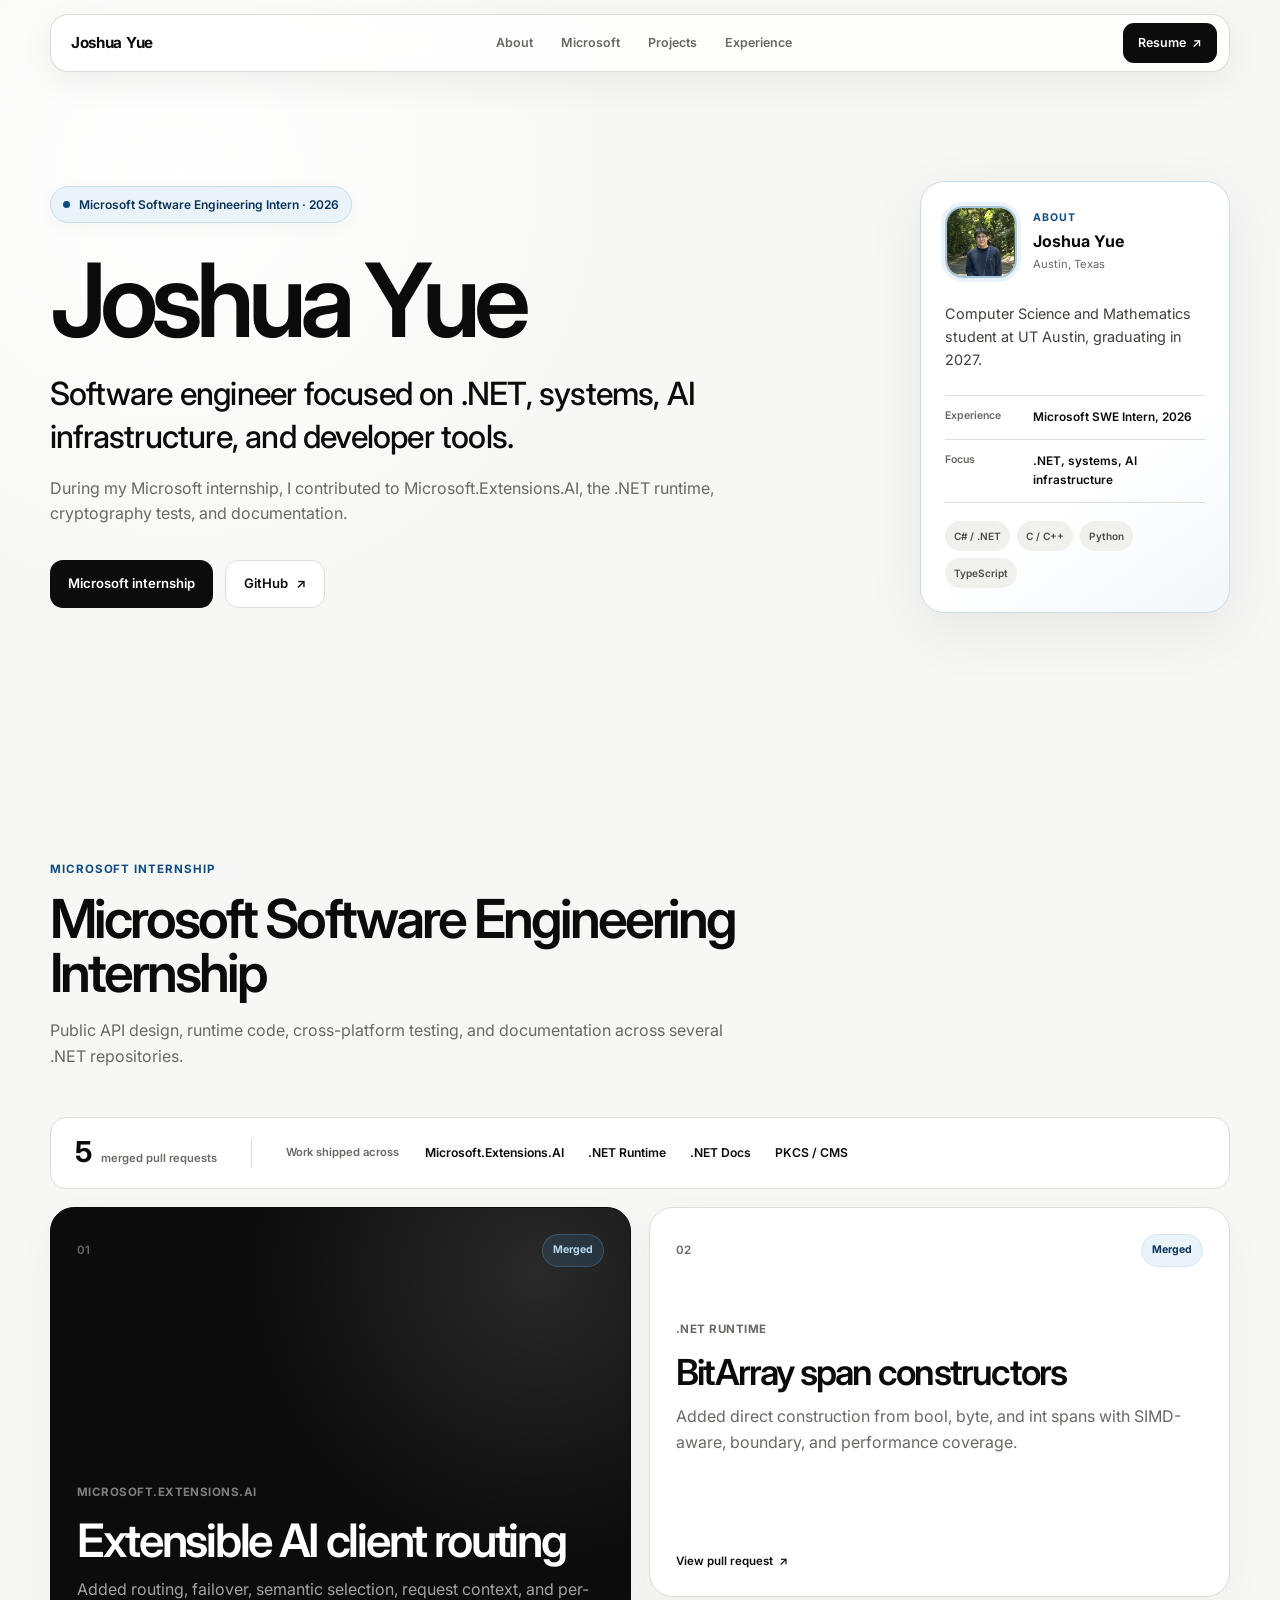
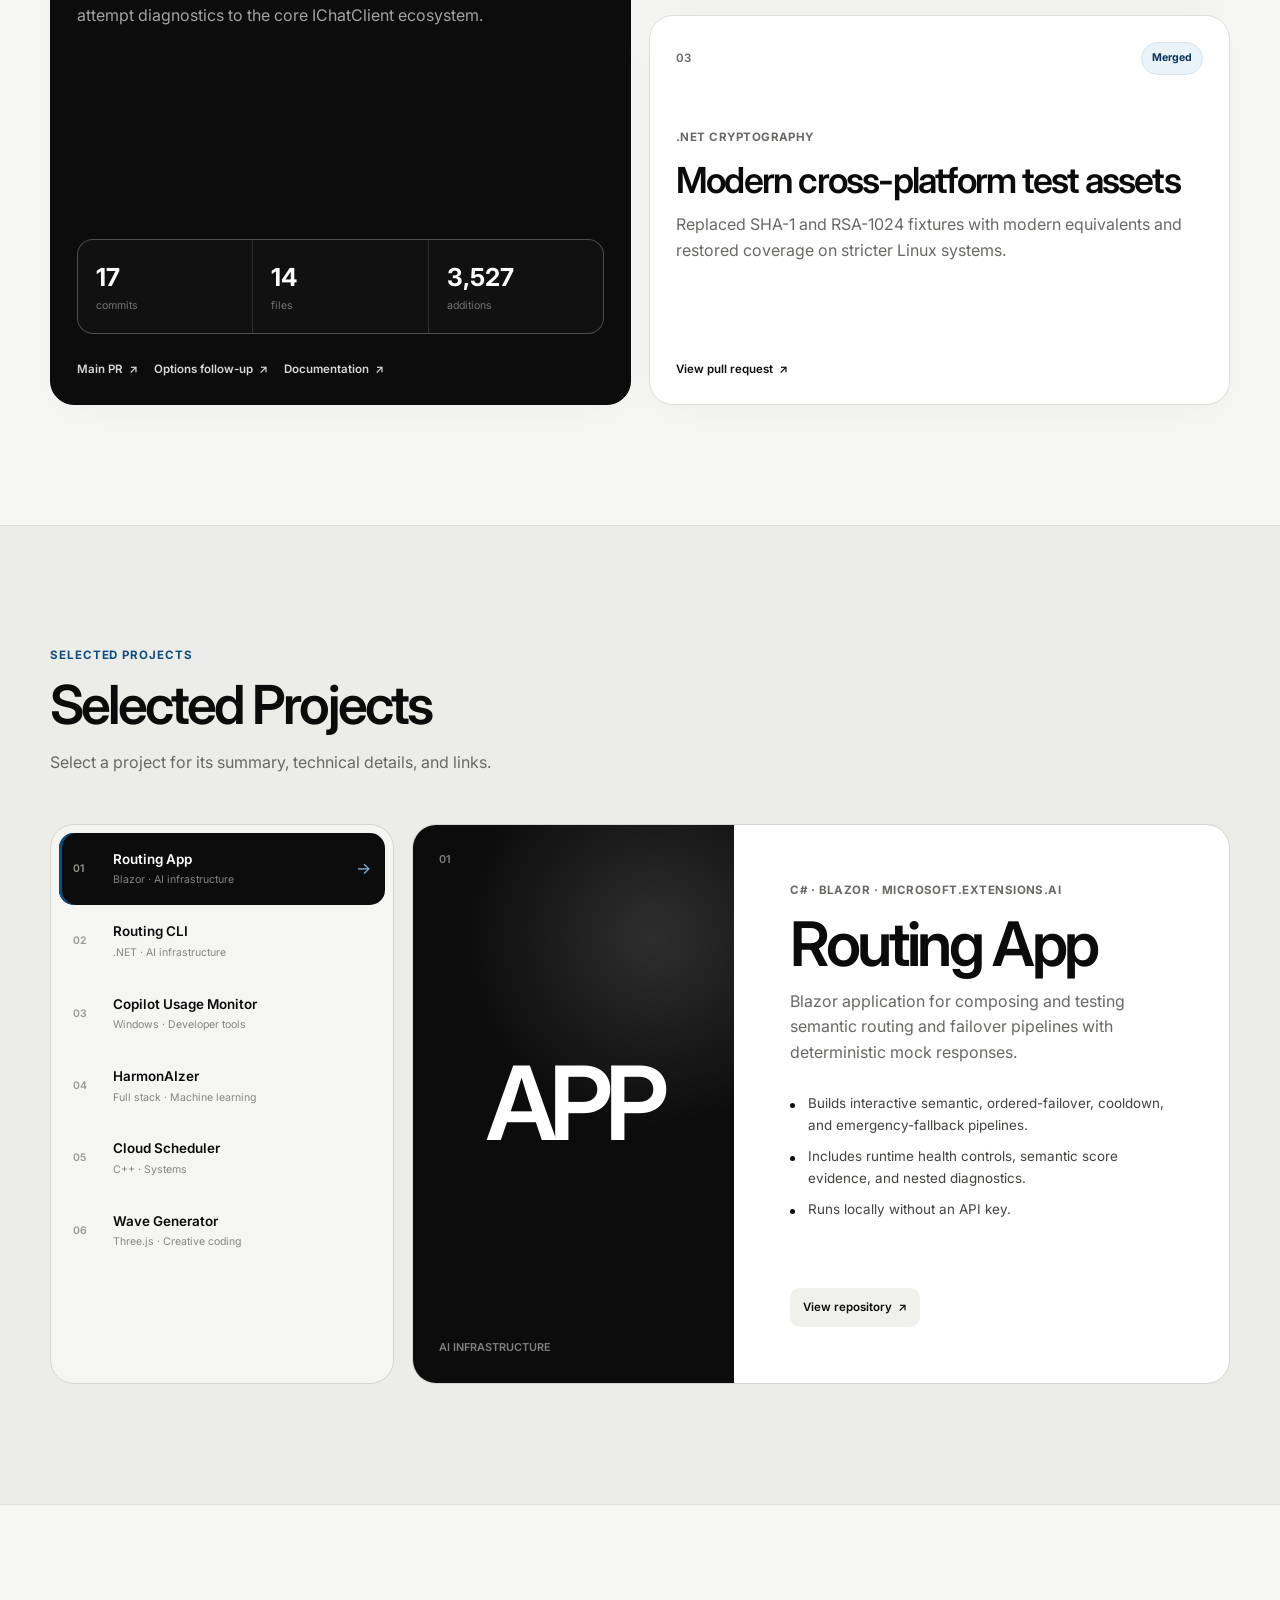
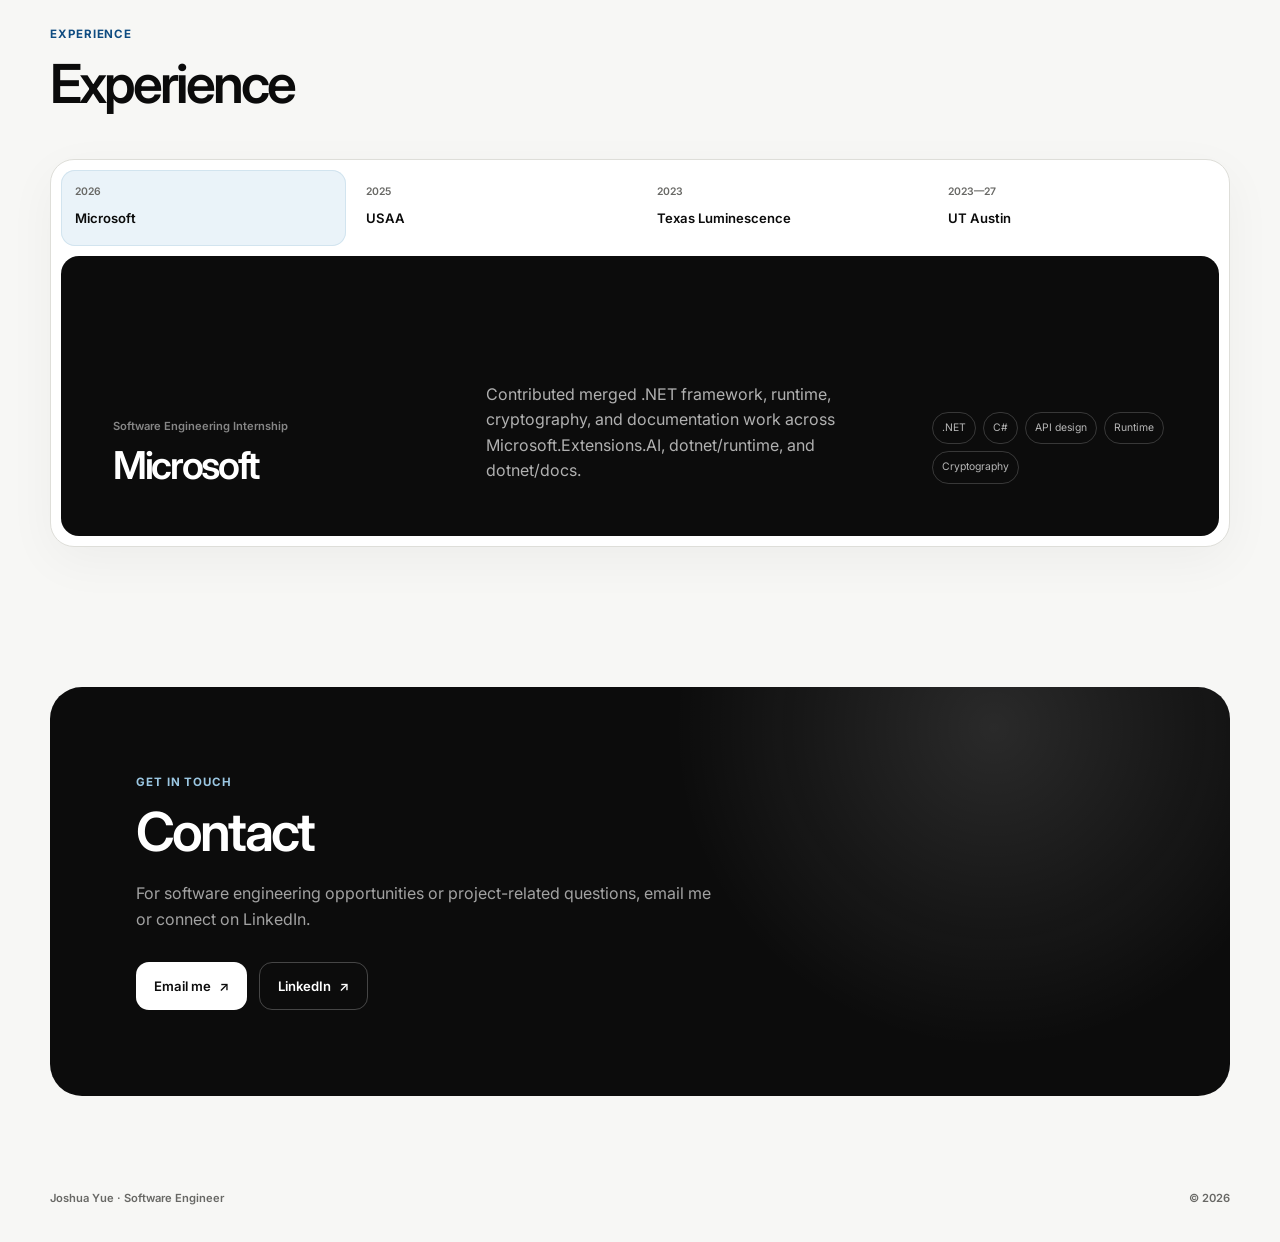
<file: index.html>
<!DOCTYPE html>
<html lang="en">
<head>
    <meta charset="UTF-8">
    <meta name="viewport" content="width=device-width, initial-scale=1.0">
    <meta name="description" content="Joshua Yue is a Microsoft software engineering intern and UT Austin CS + Math student focused on .NET, AI infrastructure, systems, and developer tools.">
    <meta name="theme-color" content="#f7f7f5">
    <meta property="og:title" content="Joshua Yue - Software Engineer">
    <meta property="og:description" content="Microsoft internship work across .NET, AI infrastructure, systems, and developer tooling.">
    <meta property="og:type" content="website">
    <meta property="og:url" content="https://joshuajyue.github.io/">
    <meta property="og:image" content="https://joshuajyue.github.io/image.png">
    <title>Joshua Yue - Software Engineer</title>
    <link rel="preconnect" href="https://fonts.googleapis.com">
    <link rel="preconnect" href="https://fonts.gstatic.com" crossorigin>
    <link href="https://fonts.googleapis.com/css2?family=Inter:wght@400;500;600;700&display=swap" rel="stylesheet">
    <link rel="stylesheet" href="styles.css?v=20260817-3">
</head>
<body>
    <a class="skip-link" href="#main">Skip to content</a>

    <header class="nav-shell">
        <nav class="nav container" aria-label="Primary navigation">
            <a class="nav-brand" href="#top">Joshua Yue</a>
            <button class="nav-toggle" type="button" aria-expanded="false" aria-controls="nav-links">
                <span>Menu</span>
                <i aria-hidden="true"></i>
            </button>
            <div class="nav-links" id="nav-links">
                <a href="#about">About</a>
                <a href="#microsoft">Microsoft</a>
                <a href="#projects">Projects</a>
                <a href="#experience">Experience</a>
            </div>
            <a class="nav-resume" href="./Resume.pdf" target="_blank" rel="noopener">Resume <span>&nearr;</span></a>
        </nav>
    </header>

    <main id="main">
        <section class="hero container" id="top">
            <div class="hero-copy reveal">
                <div class="hero-badge">
                    <span></span>
                    Microsoft Software Engineering Intern · 2026
                </div>
                <h1>Joshua Yue</h1>
                <p class="hero-role">Software engineer focused on .NET, systems, AI infrastructure, and developer tools.</p>
                <p class="hero-summary">
                    During my Microsoft internship, I contributed to Microsoft.Extensions.AI,
                    the .NET runtime, cryptography tests, and documentation.
                </p>
                <div class="hero-actions">
                    <a class="button button-dark" href="#microsoft">Microsoft internship</a>
                    <a class="button button-light" href="https://github.com/joshuajyue" target="_blank" rel="noopener">
                        GitHub <span>&nearr;</span>
                    </a>
                </div>
            </div>

            <aside class="hero-about reveal" id="about" aria-label="About Joshua Yue">
                <div class="hero-about-header">
                    <img src="image.png?v=20260817-2" alt="Joshua Yue" width="160" height="160">
                    <div>
                        <span>About</span>
                        <strong>Joshua Yue</strong>
                        <small>Austin, Texas</small>
                    </div>
                </div>
                <p>Computer Science and Mathematics student at UT Austin, graduating in 2027.</p>
                <dl>
                    <div><dt>Experience</dt><dd>Microsoft SWE Intern, 2026</dd></div>
                    <div><dt>Focus</dt><dd>.NET, systems, AI infrastructure</dd></div>
                </dl>
                <div class="hero-skills">
                    <span>C# / .NET</span>
                    <span>C / C++</span>
                    <span>Python</span>
                    <span>TypeScript</span>
                </div>
            </aside>
        </section>

        <section class="section container" id="microsoft">
            <div class="section-intro reveal">
                <span class="section-kicker">Microsoft internship</span>
                <h2>Microsoft Software Engineering Internship</h2>
                <p>
                    Public API design, runtime code, cross-platform testing, and documentation
                    across several .NET repositories.
                </p>
            </div>

            <div class="internship-overview reveal" aria-label="Microsoft internship summary">
                <div class="internship-count">
                    <strong>5</strong>
                    <span>merged pull requests</span>
                </div>
                <div class="internship-repositories">
                    <span>Work shipped across</span>
                    <div>
                        <strong>Microsoft.Extensions.AI</strong>
                        <strong>.NET Runtime</strong>
                        <strong>.NET Docs</strong>
                        <strong>PKCS / CMS</strong>
                    </div>
                </div>
            </div>

            <div class="microsoft-grid">
                <article class="work-card work-card-featured reveal">
                    <div class="card-header">
                        <span class="card-index">01</span>
                        <span class="status-pill">Merged</span>
                    </div>
                    <div class="card-body">
                        <span class="card-meta">Microsoft.Extensions.AI</span>
                        <h3>Extensible AI client routing</h3>
                        <p>
                            Added routing, failover, semantic selection, request context, and per-attempt
                            diagnostics to the core IChatClient ecosystem.
                        </p>
                    </div>
                    <div class="metric-row">
                        <div><strong>17</strong><span>commits</span></div>
                        <div><strong>14</strong><span>files</span></div>
                        <div><strong>3,527</strong><span>additions</span></div>
                    </div>
                    <div class="card-links">
                        <a href="https://github.com/dotnet/extensions/pull/7662" target="_blank" rel="noopener">Main PR <span>&nearr;</span></a>
                        <a href="https://github.com/dotnet/extensions/pull/7685" target="_blank" rel="noopener">Options follow-up <span>&nearr;</span></a>
                        <a href="https://github.com/dotnet/docs/pull/55354" target="_blank" rel="noopener">Documentation <span>&nearr;</span></a>
                    </div>
                </article>

                <article class="work-card reveal">
                    <div class="card-header">
                        <span class="card-index">02</span>
                        <span class="status-pill">Merged</span>
                    </div>
                    <div class="card-body">
                        <span class="card-meta">.NET Runtime</span>
                        <h3>BitArray span constructors</h3>
                        <p>
                            Added direct construction from bool, byte, and int spans with SIMD-aware,
                            boundary, and performance coverage.
                        </p>
                    </div>
                    <a class="card-action" href="https://github.com/dotnet/runtime/pull/131500" target="_blank" rel="noopener">
                        View pull request <span>&nearr;</span>
                    </a>
                </article>

                <article class="work-card reveal">
                    <div class="card-header">
                        <span class="card-index">03</span>
                        <span class="status-pill">Merged</span>
                    </div>
                    <div class="card-body">
                        <span class="card-meta">.NET Cryptography</span>
                        <h3>Modern cross-platform test assets</h3>
                        <p>
                            Replaced SHA-1 and RSA-1024 fixtures with modern equivalents and restored
                            coverage on stricter Linux systems.
                        </p>
                    </div>
                    <a class="card-action" href="https://github.com/dotnet/runtime/pull/131783" target="_blank" rel="noopener">
                        View pull request <span>&nearr;</span>
                    </a>
                </article>
            </div>
        </section>

        <section class="section projects-section" id="projects">
            <div class="container">
                <div class="section-intro reveal">
                    <span class="section-kicker">Selected projects</span>
                    <h2>Selected Projects</h2>
                    <p>
                        Select a project for its summary, technical details, and links.
                    </p>
                </div>

                <div class="project-browser reveal">
                    <div class="project-list" role="tablist" aria-label="Selected projects">
                        <button type="button" role="tab" aria-selected="true" data-project="routing-app">
                            <span>01</span>
                            <div><strong>Routing App</strong><small>Blazor · AI infrastructure</small></div>
                            <i>&rarr;</i>
                        </button>
                        <button type="button" role="tab" aria-selected="false" data-project="routing-cli">
                            <span>02</span>
                            <div><strong>Routing CLI</strong><small>.NET · AI infrastructure</small></div>
                            <i>&rarr;</i>
                        </button>
                        <button type="button" role="tab" aria-selected="false" data-project="copilot-monitor">
                            <span>03</span>
                            <div><strong>Copilot Usage Monitor</strong><small>Windows · Developer tools</small></div>
                            <i>&rarr;</i>
                        </button>
                        <button type="button" role="tab" aria-selected="false" data-project="harmonizer">
                            <span>04</span>
                            <div><strong>HarmonAIzer</strong><small>Full stack · Machine learning</small></div>
                            <i>&rarr;</i>
                        </button>
                        <button type="button" role="tab" aria-selected="false" data-project="cloudsim">
                            <span>05</span>
                            <div><strong>Cloud Scheduler</strong><small>C++ · Systems</small></div>
                            <i>&rarr;</i>
                        </button>
                        <button type="button" role="tab" aria-selected="false" data-project="wave-gen">
                            <span>06</span>
                            <div><strong>Wave Generator</strong><small>Three.js · Creative coding</small></div>
                            <i>&rarr;</i>
                        </button>
                    </div>

                    <article class="project-preview" aria-live="polite">
                        <div class="preview-visual" id="project-visual">
                            <span id="project-number">01</span>
                            <strong id="project-monogram">APP</strong>
                            <small id="project-category">AI infrastructure</small>
                        </div>
                        <div class="preview-copy">
                            <span class="card-meta" id="project-meta">C# · Blazor · Microsoft.Extensions.AI</span>
                            <h3 id="project-title">Routing App</h3>
                            <p id="project-summary">
                                Blazor application for composing and testing semantic routing and failover
                                pipelines with deterministic mock responses.
                            </p>
                            <ul id="project-highlights">
                                <li>Builds interactive semantic, ordered-failover, cooldown, and emergency-fallback pipelines.</li>
                                <li>Includes runtime health controls, semantic score evidence, and nested diagnostics.</li>
                                <li>Runs locally without an API key.</li>
                            </ul>
                            <div class="preview-links" id="project-links">
                                <a href="https://github.com/joshuajyue/routing-app" target="_blank" rel="noopener">View repository <span>&nearr;</span></a>
                            </div>
                        </div>
                    </article>
                </div>
            </div>
        </section>

        <section class="section container" id="experience">
            <div class="section-intro reveal">
                <span class="section-kicker">Experience</span>
                <h2>Experience</h2>
            </div>

            <div class="experience-panel reveal">
                <div class="experience-nav" role="tablist" aria-label="Experience timeline">
                    <button type="button" role="tab" aria-selected="true" data-experience="microsoft">
                        <span>2026</span><strong>Microsoft</strong>
                    </button>
                    <button type="button" role="tab" aria-selected="false" data-experience="usaa">
                        <span>2025</span><strong>USAA</strong>
                    </button>
                    <button type="button" role="tab" aria-selected="false" data-experience="luminescence">
                        <span>2023</span><strong>Texas Luminescence</strong>
                    </button>
                    <button type="button" role="tab" aria-selected="false" data-experience="utaustin">
                        <span>2023—27</span><strong>UT Austin</strong>
                    </button>
                </div>

                <article class="experience-detail" aria-live="polite">
                    <div>
                        <span class="experience-type" id="experience-type">Software Engineering Internship</span>
                        <h3 id="experience-title">Microsoft</h3>
                    </div>
                    <p id="experience-summary">
                        Contributed merged .NET framework, runtime, cryptography, and documentation work
                        across Microsoft.Extensions.AI, dotnet/runtime, and dotnet/docs.
                    </p>
                    <div class="experience-tags" id="experience-tags">
                        <span>.NET</span><span>C#</span><span>API design</span><span>Runtime</span><span>Cryptography</span>
                    </div>
                </article>
            </div>
        </section>

        <section class="contact-section">
            <div class="container contact-card reveal">
                <span class="section-kicker">Get in touch</span>
                <h2>Contact</h2>
                <p>For software engineering opportunities or project-related questions, email me or connect on LinkedIn.</p>
                <div>
                    <a class="button button-light-inverse" href="mailto:joshuajyue@utexas.edu">Email me <span>&nearr;</span></a>
                    <a class="button button-ghost-inverse" href="https://www.linkedin.com/in/joshuajyue/" target="_blank" rel="noopener">LinkedIn <span>&nearr;</span></a>
                </div>
            </div>
        </section>
    </main>

    <footer>
        <div class="container">
            <span>Joshua Yue · Software Engineer</span>
            <span>&copy; <span id="year">2026</span></span>
        </div>
    </footer>

    <script src="script.js?v=20260817-2"></script>
</body>
</html>
</file>
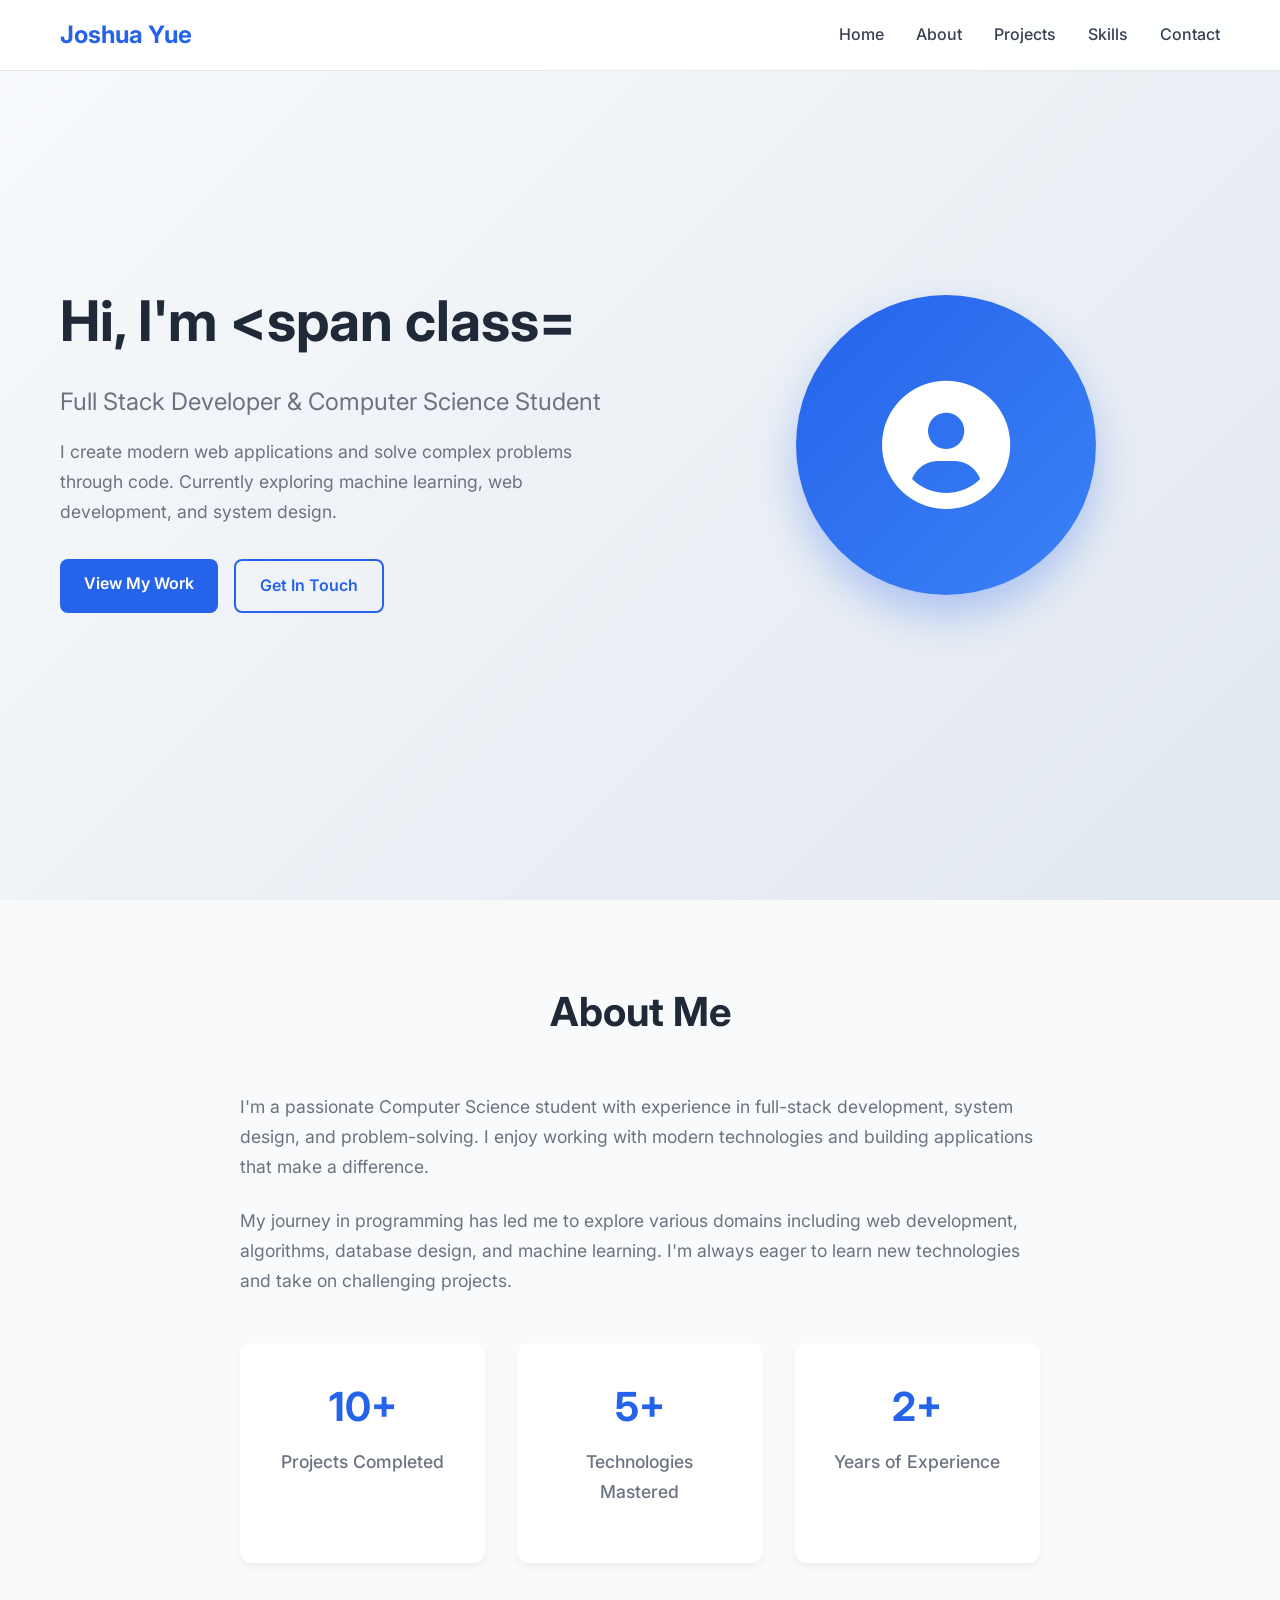
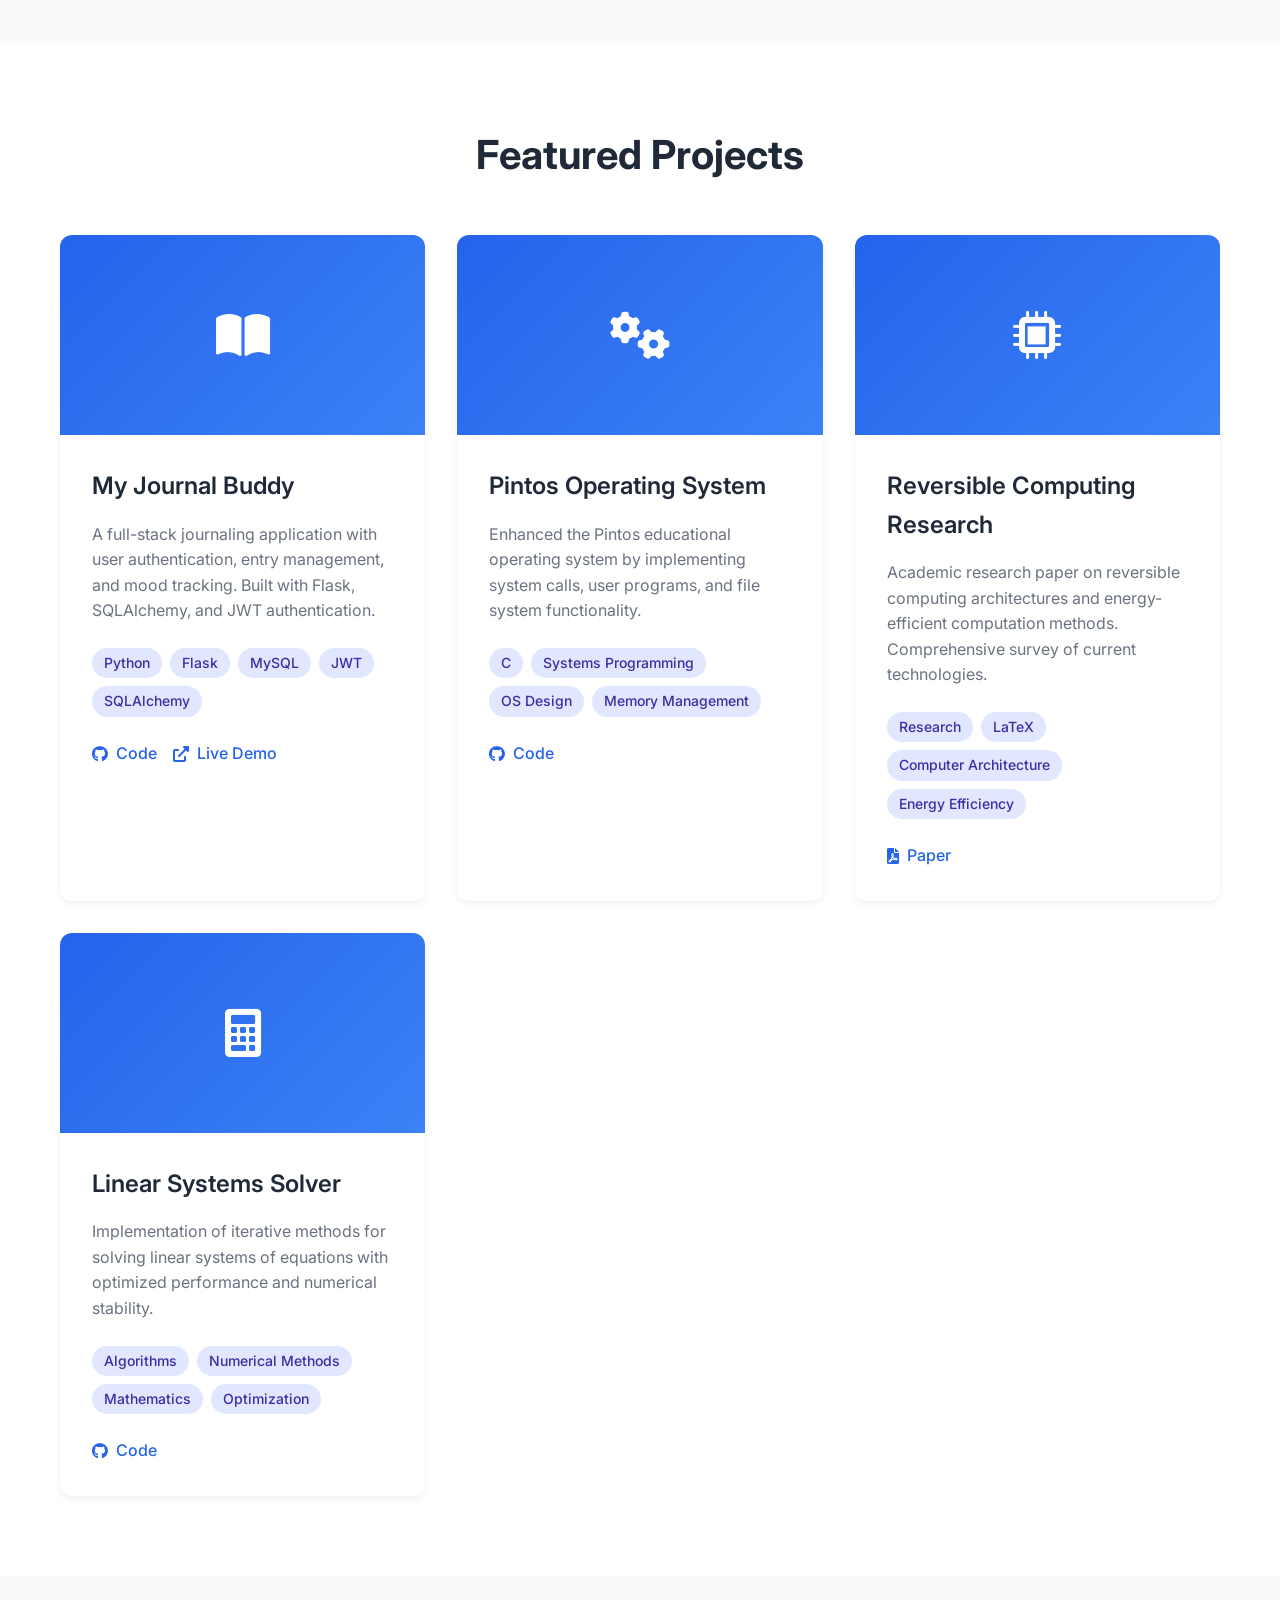
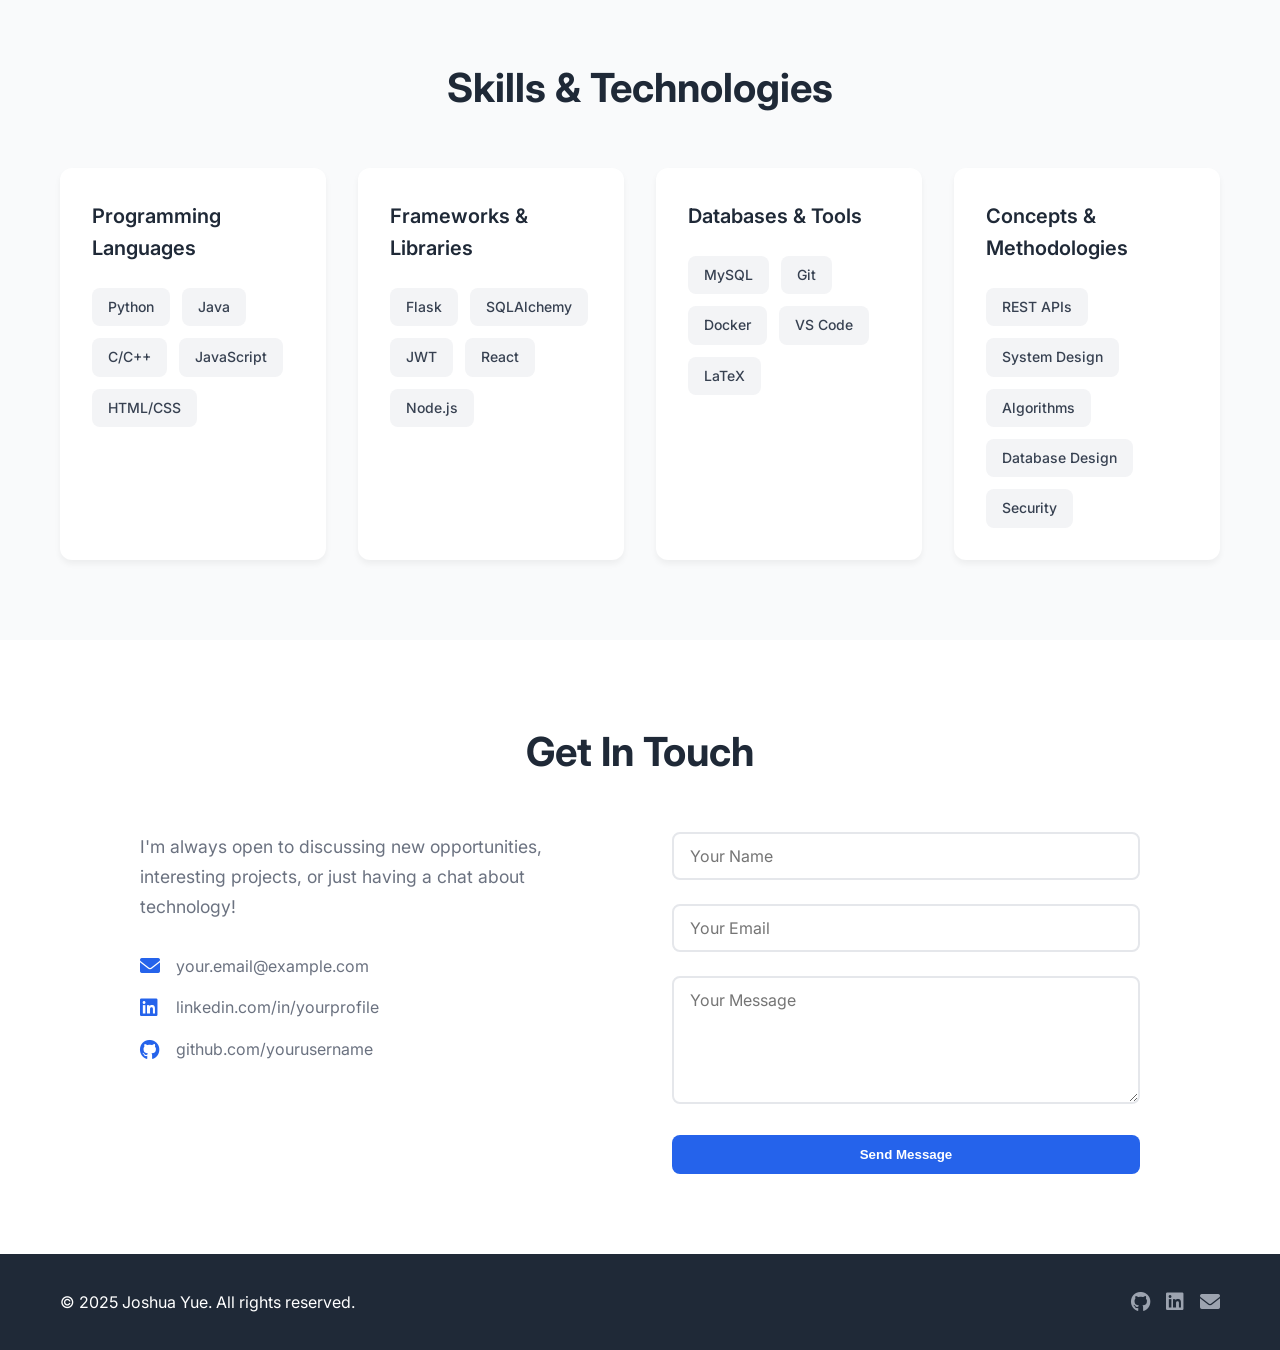
<file: portfolio-website/index.html>
<!DOCTYPE html>
<html lang="en">
<head>
    <meta charset="UTF-8">
    <meta name="viewport" content="width=device-width, initial-scale=1.0">
    <title>Joshua Yue - Developer Portfolio</title>
    <link rel="stylesheet" href="styles.css">
    <link href="https://cdnjs.cloudflare.com/ajax/libs/font-awesome/6.0.0/css/all.min.css" rel="stylesheet">
    <link href="https://fonts.googleapis.com/css2?family=Inter:wght@300;400;500;600;700&display=swap" rel="stylesheet">
</head>
<body>
    <!-- Navigation -->
    <nav class="navbar">
        <div class="nav-container">
            <div class="nav-logo">
                <a href="#home">Joshua Yue</a>
            </div>
            <ul class="nav-menu">
                <li class="nav-item">
                    <a href="#home" class="nav-link">Home</a>
                </li>
                <li class="nav-item">
                    <a href="#about" class="nav-link">About</a>
                </li>
                <li class="nav-item">
                    <a href="#projects" class="nav-link">Projects</a>
                </li>
                <li class="nav-item">
                    <a href="#skills" class="nav-link">Skills</a>
                </li>
                <li class="nav-item">
                    <a href="#contact" class="nav-link">Contact</a>
                </li>
            </ul>
            <div class="hamburger">
                <span class="bar"></span>
                <span class="bar"></span>
                <span class="bar"></span>
            </div>
        </div>
    </nav>

    <!-- Hero Section -->
    <section id="home" class="hero">
        <div class="hero-container">
            <div class="hero-content">
                <h1 class="hero-title">
                    Hi, I'm <span class="highlight">Joshua Yue</span>
                </h1>
                <p class="hero-subtitle">Full Stack Developer & Computer Science Student</p>
                <p class="hero-description">
                    I create modern web applications and solve complex problems through code.
                    Currently exploring machine learning, web development, and system design.
                </p>
                <div class="hero-buttons">
                    <a href="#projects" class="btn btn-primary">View My Work</a>
                    <a href="#contact" class="btn btn-secondary">Get In Touch</a>
                </div>
            </div>
            <div class="hero-image">
                <div class="hero-placeholder">
                    <i class="fas fa-user-circle"></i>
                </div>
            </div>
        </div>
    </section>

    <!-- About Section -->
    <section id="about" class="about">
        <div class="container">
            <h2 class="section-title">About Me</h2>
            <div class="about-content">
                <div class="about-text">
                    <p>
                        I'm a passionate Computer Science student with experience in full-stack development,
                        system design, and problem-solving. I enjoy working with modern technologies and
                        building applications that make a difference.
                    </p>
                    <p>
                        My journey in programming has led me to explore various domains including web development,
                        algorithms, database design, and machine learning. I'm always eager to learn new
                        technologies and take on challenging projects.
                    </p>
                    <div class="about-stats">
                        <div class="stat">
                            <h3>10+</h3>
                            <p>Projects Completed</p>
                        </div>
                        <div class="stat">
                            <h3>5+</h3>
                            <p>Technologies Mastered</p>
                        </div>
                        <div class="stat">
                            <h3>2+</h3>
                            <p>Years of Experience</p>
                        </div>
                    </div>
                </div>
            </div>
        </div>
    </section>

    <!-- Projects Section -->
    <section id="projects" class="projects">
        <div class="container">
            <h2 class="section-title">Featured Projects</h2>
            <div class="projects-grid">
                <!-- Journal Buddy Project -->
                <div class="project-card">
                    <div class="project-image">
                        <i class="fas fa-book-open"></i>
                    </div>
                    <div class="project-content">
                        <h3>My Journal Buddy</h3>
                        <p>A full-stack journaling application with user authentication, entry management, and mood tracking. Built with Flask, SQLAlchemy, and JWT authentication.</p>
                        <div class="project-tech">
                            <span class="tech-tag">Python</span>
                            <span class="tech-tag">Flask</span>
                            <span class="tech-tag">MySQL</span>
                            <span class="tech-tag">JWT</span>
                            <span class="tech-tag">SQLAlchemy</span>
                        </div>
                        <div class="project-links">
                            <a href="#" class="project-link">
                                <i class="fab fa-github"></i> Code
                            </a>
                            <a href="#" class="project-link">
                                <i class="fas fa-external-link-alt"></i> Live Demo
                            </a>
                        </div>
                    </div>
                </div>

                <!-- Systems Project -->
                <div class="project-card">
                    <div class="project-image">
                        <i class="fas fa-cogs"></i>
                    </div>
                    <div class="project-content">
                        <h3>Pintos Operating System</h3>
                        <p>Enhanced the Pintos educational operating system by implementing system calls, user programs, and file system functionality.</p>
                        <div class="project-tech">
                            <span class="tech-tag">C</span>
                            <span class="tech-tag">Systems Programming</span>
                            <span class="tech-tag">OS Design</span>
                            <span class="tech-tag">Memory Management</span>
                        </div>
                        <div class="project-links">
                            <a href="#" class="project-link">
                                <i class="fab fa-github"></i> Code
                            </a>
                        </div>
                    </div>
                </div>

                <!-- Research Project -->
                <div class="project-card">
                    <div class="project-image">
                        <i class="fas fa-microchip"></i>
                    </div>
                    <div class="project-content">
                        <h3>Reversible Computing Research</h3>
                        <p>Academic research paper on reversible computing architectures and energy-efficient computation methods. Comprehensive survey of current technologies.</p>
                        <div class="project-tech">
                            <span class="tech-tag">Research</span>
                            <span class="tech-tag">LaTeX</span>
                            <span class="tech-tag">Computer Architecture</span>
                            <span class="tech-tag">Energy Efficiency</span>
                        </div>
                        <div class="project-links">
                            <a href="#" class="project-link">
                                <i class="fas fa-file-pdf"></i> Paper
                            </a>
                        </div>
                    </div>
                </div>

                <!-- Algorithm Project -->
                <div class="project-card">
                    <div class="project-image">
                        <i class="fas fa-calculator"></i>
                    </div>
                    <div class="project-content">
                        <h3>Linear Systems Solver</h3>
                        <p>Implementation of iterative methods for solving linear systems of equations with optimized performance and numerical stability.</p>
                        <div class="project-tech">
                            <span class="tech-tag">Algorithms</span>
                            <span class="tech-tag">Numerical Methods</span>
                            <span class="tech-tag">Mathematics</span>
                            <span class="tech-tag">Optimization</span>
                        </div>
                        <div class="project-links">
                            <a href="#" class="project-link">
                                <i class="fab fa-github"></i> Code
                            </a>
                        </div>
                    </div>
                </div>
            </div>
        </div>
    </section>

    <!-- Skills Section -->
    <section id="skills" class="skills">
        <div class="container">
            <h2 class="section-title">Skills & Technologies</h2>
            <div class="skills-grid">
                <div class="skill-category">
                    <h3>Programming Languages</h3>
                    <div class="skill-items">
                        <span class="skill-item">Python</span>
                        <span class="skill-item">Java</span>
                        <span class="skill-item">C/C++</span>
                        <span class="skill-item">JavaScript</span>
                        <span class="skill-item">HTML/CSS</span>
                    </div>
                </div>
                <div class="skill-category">
                    <h3>Frameworks & Libraries</h3>
                    <div class="skill-items">
                        <span class="skill-item">Flask</span>
                        <span class="skill-item">SQLAlchemy</span>
                        <span class="skill-item">JWT</span>
                        <span class="skill-item">React</span>
                        <span class="skill-item">Node.js</span>
                    </div>
                </div>
                <div class="skill-category">
                    <h3>Databases & Tools</h3>
                    <div class="skill-items">
                        <span class="skill-item">MySQL</span>
                        <span class="skill-item">Git</span>
                        <span class="skill-item">Docker</span>
                        <span class="skill-item">VS Code</span>
                        <span class="skill-item">LaTeX</span>
                    </div>
                </div>
                <div class="skill-category">
                    <h3>Concepts & Methodologies</h3>
                    <div class="skill-items">
                        <span class="skill-item">REST APIs</span>
                        <span class="skill-item">System Design</span>
                        <span class="skill-item">Algorithms</span>
                        <span class="skill-item">Database Design</span>
                        <span class="skill-item">Security</span>
                    </div>
                </div>
            </div>
        </div>
    </section>

    <!-- Contact Section -->
    <section id="contact" class="contact">
        <div class="container">
            <h2 class="section-title">Get In Touch</h2>
            <div class="contact-content">
                <div class="contact-info">
                    <p>I'm always open to discussing new opportunities, interesting projects, or just having a chat about technology!</p>
                    <div class="contact-methods">
                        <div class="contact-method">
                            <i class="fas fa-envelope"></i>
                            <span>your.email@example.com</span>
                        </div>
                        <div class="contact-method">
                            <i class="fab fa-linkedin"></i>
                            <span>linkedin.com/in/yourprofile</span>
                        </div>
                        <div class="contact-method">
                            <i class="fab fa-github"></i>
                            <span>github.com/yourusername</span>
                        </div>
                    </div>
                </div>
                <form class="contact-form">
                    <div class="form-group">
                        <input type="text" name="name" placeholder="Your Name" required>
                    </div>
                    <div class="form-group">
                        <input type="email" name="email" placeholder="Your Email" required>
                    </div>
                    <div class="form-group">
                        <textarea name="message" placeholder="Your Message" rows="5" required></textarea>
                    </div>
                    <button type="submit" class="btn btn-primary">Send Message</button>
                </form>
            </div>
        </div>
    </section>

    <!-- Footer -->
    <footer class="footer">
        <div class="container">
            <p>&copy; 2025 Joshua Yue. All rights reserved.</p>
            <div class="social-links">
                <a href="#" aria-label="GitHub"><i class="fab fa-github"></i></a>
                <a href="#" aria-label="LinkedIn"><i class="fab fa-linkedin"></i></a>
                <a href="#" aria-label="Email"><i class="fas fa-envelope"></i></a>
            </div>
        </div>
    </footer>

    <script src="script.js"></script>
</body>
</html>
</file>
<file: styles.css>
:root {
    --bg: #f7f7f5;
    --surface: #ffffff;
    --surface-soft: #f0f0ed;
    --text: #0b0b0b;
    --muted: #686865;
    --line: #deded9;
    --line-dark: #c7c7c1;
    --black: #0c0c0c;
    --white: #ffffff;
    --accent: #0f4c81;
    --accent-dark: #0a345a;
    --accent-soft: #eaf3f9;
    --radius-sm: 16px;
    --radius-md: 24px;
    --radius-lg: 32px;
    --shadow: 0 24px 80px rgba(0, 0, 0, 0.08);
    --sans: "Inter", -apple-system, BlinkMacSystemFont, "Segoe UI", sans-serif;
    --ease: cubic-bezier(0.22, 1, 0.36, 1);
}

*,
*::before,
*::after {
    box-sizing: border-box;
}

html {
    scroll-behavior: smooth;
    scroll-padding-top: 92px;
}

body {
    margin: 0;
    overflow-x: hidden;
    background:
        radial-gradient(circle at 14% 4%, rgba(255, 255, 255, 0.96), transparent 28rem),
        var(--bg);
    color: var(--text);
    font-family: var(--sans);
    font-size: 16px;
    line-height: 1.6;
    -webkit-font-smoothing: antialiased;
    text-rendering: optimizeLegibility;
}

button,
a {
    color: inherit;
    -webkit-tap-highlight-color: transparent;
}

button {
    font: inherit;
}

a {
    text-decoration: none;
}

img {
    display: block;
    max-width: 100%;
}

::selection {
    background: var(--black);
    color: var(--white);
}

:focus-visible {
    outline: 2px solid var(--accent);
    outline-offset: 3px;
}

.skip-link {
    position: fixed;
    top: 12px;
    left: 12px;
    z-index: 200;
    padding: 10px 14px;
    background: var(--black);
    color: var(--white);
    border-radius: 10px;
    transform: translateY(-160%);
    transition: transform 180ms ease;
}

.skip-link:focus {
    transform: translateY(0);
}

.container {
    width: min(calc(100% - 40px), 1180px);
    margin-inline: auto;
}

.nav-shell {
    position: fixed;
    top: 0;
    right: 0;
    left: 0;
    z-index: 100;
    padding: 14px 0;
    pointer-events: none;
}

.nav {
    display: grid;
    grid-template-columns: 1fr auto 1fr;
    align-items: center;
    min-height: 58px;
    padding: 0 12px 0 20px;
    background: rgba(255, 255, 255, 0.82);
    border: 1px solid rgba(210, 210, 204, 0.76);
    border-radius: 18px;
    box-shadow: 0 10px 34px rgba(0, 0, 0, 0.06);
    backdrop-filter: blur(18px);
    pointer-events: auto;
}

.nav-brand {
    justify-self: start;
    font-size: 0.95rem;
    font-weight: 700;
    letter-spacing: -0.02em;
}

.nav-links {
    display: flex;
    gap: 28px;
    align-items: center;
    justify-content: center;
}

.nav-links a,
.nav-resume,
.nav-toggle {
    font-size: 0.78rem;
    font-weight: 600;
}

.nav-links a {
    color: var(--muted);
    transition: color 160ms ease;
}

.nav-links a:hover {
    color: var(--accent);
}

.nav-resume {
    display: inline-flex;
    gap: 6px;
    align-items: center;
    justify-self: end;
    padding: 10px 15px;
    background: var(--black);
    color: var(--white);
    border-radius: 11px;
}

.nav-toggle {
    display: none;
}

.hero {
    display: grid;
    grid-template-columns: minmax(0, 1.2fr) minmax(300px, 0.48fr);
    gap: clamp(44px, 8vw, 96px);
    align-items: center;
    min-height: 740px;
    padding-top: 126px;
    padding-bottom: 72px;
}

.hero-copy {
    max-width: 900px;
}

.hero-about {
    padding: 24px;
    background: linear-gradient(145deg, #ffffff 65%, #f2f7fa);
    border: 1px solid #cadce8;
    border-radius: var(--radius-md);
    box-shadow: 0 18px 60px rgba(0, 0, 0, 0.07);
}

.hero-about-header {
    display: flex;
    gap: 16px;
    align-items: center;
}

.hero-about-header img {
    width: 72px;
    height: 72px;
    object-fit: cover;
    border: 2px solid #a9c7db;
    border-radius: 18px;
    box-shadow: 0 0 0 4px var(--accent-soft);
}

.hero-about-header div {
    display: grid;
    gap: 2px;
}

.hero-about-header span {
    color: var(--accent);
    font-size: 0.66rem;
    font-weight: 700;
    letter-spacing: 0.08em;
    text-transform: uppercase;
}

.hero-about-header strong {
    font-size: 1rem;
}

.hero-about-header small {
    color: var(--muted);
    font-size: 0.7rem;
}

.hero-about > p {
    margin: 24px 0;
    color: #3f3f3c;
    font-size: 0.9rem;
}

.hero-about dl {
    margin: 0;
    border-top: 1px solid var(--line);
}

.hero-about dl div {
    display: grid;
    grid-template-columns: 76px 1fr;
    gap: 12px;
    padding: 12px 0;
    border-bottom: 1px solid var(--line);
}

.hero-about dt {
    color: var(--muted);
    font-size: 0.66rem;
    font-weight: 600;
}

.hero-about dd {
    margin: 0;
    font-size: 0.74rem;
    font-weight: 600;
}

.hero-skills {
    display: flex;
    flex-wrap: wrap;
    gap: 7px;
    margin-top: 18px;
}

.hero-skills span {
    padding: 7px 9px;
    background: var(--surface-soft);
    border-radius: 999px;
    color: #4c4c49;
    font-size: 0.63rem;
    font-weight: 600;
}

.hero-badge {
    display: inline-flex;
    gap: 9px;
    align-items: center;
    margin-bottom: 28px;
    padding: 8px 12px;
    background: var(--accent-soft);
    border: 1px solid #c8dce9;
    border-radius: 999px;
    color: var(--accent-dark);
    font-size: 0.75rem;
    font-weight: 600;
    box-shadow: 0 6px 20px rgba(0, 0, 0, 0.035);
}

.hero-badge span {
    width: 7px;
    height: 7px;
    background: var(--accent);
    border-radius: 50%;
}

.hero h1 {
    max-width: 810px;
    margin: 0;
    font-size: clamp(4.4rem, 8vw, 7.8rem);
    font-weight: 600;
    letter-spacing: -0.068em;
    line-height: 0.96;
}

.hero-role {
    max-width: 720px;
    margin: 22px 0 0;
    color: var(--text);
    font-size: clamp(1.45rem, 2.6vw, 2rem);
    font-weight: 500;
    letter-spacing: -0.025em;
    line-height: 1.35;
}

.hero-summary {
    max-width: 670px;
    margin: 18px 0 0;
    color: var(--muted);
    font-size: 1rem;
    line-height: 1.55;
}

.hero-actions {
    display: flex;
    flex-wrap: wrap;
    gap: 12px;
    margin-top: 34px;
}

.button {
    display: inline-flex;
    gap: 8px;
    align-items: center;
    justify-content: center;
    min-height: 48px;
    padding: 0 18px;
    border-radius: 13px;
    font-size: 0.82rem;
    font-weight: 600;
    transition:
        transform 180ms var(--ease),
        background-color 180ms ease,
        border-color 180ms ease;
}

.button:hover {
    transform: translateY(-2px);
}

.button-dark {
    background: var(--black);
    color: var(--white);
}

.button-light {
    background: var(--surface);
    border: 1px solid var(--line);
}

.section {
    padding: 120px 0;
}

.section-intro {
    max-width: 820px;
    margin-bottom: 48px;
}

.section-kicker {
    display: block;
    margin-bottom: 14px;
    color: var(--accent);
    font-size: 0.72rem;
    font-weight: 700;
    letter-spacing: 0.08em;
    text-transform: uppercase;
}

.section-intro h2,
.contact-card h2 {
    max-width: 820px;
    margin: 0;
    font-size: clamp(2.5rem, 4.2vw, 3.9rem);
    font-weight: 600;
    letter-spacing: -0.055em;
    line-height: 1;
}

.section-intro > p {
    max-width: 680px;
    margin: 18px 0 0;
    color: var(--muted);
    font-size: 1rem;
}

.internship-overview {
    display: grid;
    grid-template-columns: auto 1fr;
    gap: 34px;
    align-items: center;
    margin-bottom: 18px;
    padding: 20px 24px;
    background: var(--surface);
    border: 1px solid var(--line);
    border-radius: var(--radius-sm);
}

.internship-count {
    display: flex;
    gap: 10px;
    align-items: baseline;
    padding-right: 34px;
    border-right: 1px solid var(--line);
}

.internship-count strong {
    font-size: 1.8rem;
    letter-spacing: -0.05em;
    line-height: 1;
}

.internship-count span,
.internship-repositories > span {
    color: var(--muted);
    font-size: 0.7rem;
    font-weight: 600;
}

.internship-repositories {
    display: flex;
    gap: 26px;
    align-items: center;
}

.internship-repositories div {
    display: flex;
    flex-wrap: wrap;
    gap: 10px 24px;
}

.internship-repositories strong {
    font-size: 0.76rem;
    font-weight: 600;
}

.microsoft-grid {
    display: grid;
    grid-template-columns: repeat(2, minmax(0, 1fr));
    gap: 18px;
}

.work-card {
    display: flex;
    flex-direction: column;
    min-height: 390px;
    padding: 26px;
    background: var(--surface);
    border: 1px solid var(--line);
    border-radius: var(--radius-md);
    box-shadow: 0 12px 40px rgba(0, 0, 0, 0.035);
    transition:
        transform 240ms var(--ease),
        box-shadow 240ms var(--ease),
        border-color 240ms ease;
}

.work-card:hover {
    border-color: var(--line-dark);
    box-shadow: 0 22px 60px rgba(0, 0, 0, 0.08);
    transform: translateY(-5px);
}

.work-card-featured {
    grid-row: span 2;
    min-height: 798px;
    background:
        radial-gradient(circle at 84% 8%, rgba(255, 255, 255, 0.12), transparent 18rem),
        var(--black);
    color: var(--white);
    border-color: var(--black);
}

.card-header {
    display: flex;
    justify-content: space-between;
    align-items: center;
}

.card-index {
    color: var(--muted);
    font-size: 0.72rem;
    font-weight: 600;
}

.status-pill {
    padding: 7px 10px;
    background: var(--accent-soft);
    border: 1px solid #d5e5f0;
    border-radius: 999px;
    color: var(--accent-dark);
    font-size: 0.66rem;
    font-weight: 700;
}

.work-card-featured .status-pill {
    background: rgba(70, 139, 191, 0.18);
    border-color: rgba(96, 157, 201, 0.3);
    color: #b7d8ee;
}

.card-body {
    margin: auto 0;
}

.card-meta {
    color: var(--muted);
    font-size: 0.72rem;
    font-weight: 700;
    letter-spacing: 0.04em;
    text-transform: uppercase;
}

.work-card-featured .card-meta {
    color: rgba(255, 255, 255, 0.48);
}

.work-card h3 {
    max-width: 560px;
    margin: 14px 0;
    font-size: clamp(2rem, 3.6vw, 3.7rem);
    font-weight: 600;
    letter-spacing: -0.05em;
    line-height: 1;
}

.work-card:not(.work-card-featured) h3 {
    font-size: clamp(1.8rem, 2.8vw, 2.7rem);
}

.work-card p {
    max-width: 570px;
    margin: 0;
    color: var(--muted);
}

.work-card-featured p {
    color: rgba(255, 255, 255, 0.62);
}

.metric-row {
    display: grid;
    grid-template-columns: repeat(3, 1fr);
    gap: 1px;
    margin-bottom: 26px;
    overflow: hidden;
    background: rgba(255, 255, 255, 0.15);
    border: 1px solid rgba(255, 255, 255, 0.15);
    border-radius: 16px;
}

.metric-row div {
    padding: 18px;
    background: #111;
}

.metric-row strong,
.metric-row span {
    display: block;
}

.metric-row strong {
    font-size: 1.55rem;
}

.metric-row span {
    color: rgba(255, 255, 255, 0.42);
    font-size: 0.66rem;
}

.card-links {
    display: flex;
    flex-wrap: wrap;
    gap: 16px;
}

.card-links a,
.card-action {
    display: inline-flex;
    gap: 6px;
    align-items: center;
    font-size: 0.72rem;
    font-weight: 600;
}

.card-links a {
    color: rgba(255, 255, 255, 0.84);
}

.card-action {
    margin-top: auto;
}

.projects-section {
    background: #ecece8;
    border-top: 1px solid var(--line);
    border-bottom: 1px solid var(--line);
}

.project-browser {
    display: grid;
    grid-template-columns: minmax(300px, 0.42fr) minmax(0, 1fr);
    gap: 18px;
}

.project-list {
    padding: 8px;
    background: rgba(255, 255, 255, 0.52);
    border: 1px solid #d5d5cf;
    border-radius: var(--radius-md);
}

.project-list button {
    display: grid;
    grid-template-columns: 28px 1fr auto;
    gap: 12px;
    align-items: center;
    width: 100%;
    padding: 16px 14px;
    border: 0;
    border-radius: 15px;
    background: transparent;
    text-align: left;
    cursor: pointer;
    transition:
        background-color 180ms ease,
        color 180ms ease;
}

.project-list button[aria-selected="true"] {
    background: var(--black);
    color: var(--white);
    box-shadow: inset 3px 0 0 var(--accent);
}

.project-list button > span {
    color: #989892;
    font-size: 0.65rem;
    font-weight: 600;
}

.project-list button strong,
.project-list button small {
    display: block;
}

.project-list button strong {
    font-size: 0.84rem;
    font-weight: 600;
}

.project-list button small {
    margin-top: 2px;
    color: #858580;
    font-size: 0.66rem;
}

.project-list button i {
    font-style: normal;
    opacity: 0;
    transform: translateX(-6px);
    transition: opacity 180ms ease, transform 180ms ease;
}

.project-list button[aria-selected="true"] i {
    color: #88bbdd;
    opacity: 1;
    transform: translateX(0);
}

.project-preview {
    display: grid;
    grid-template-columns: minmax(240px, 0.65fr) minmax(0, 1fr);
    min-height: 560px;
    overflow: hidden;
    background: var(--surface);
    border: 1px solid #d5d5cf;
    border-radius: var(--radius-md);
}

.preview-visual {
    display: flex;
    flex-direction: column;
    justify-content: space-between;
    min-height: 100%;
    padding: 26px;
    background:
        radial-gradient(circle at 75% 20%, rgba(255, 255, 255, 0.14), transparent 12rem),
        var(--black);
    color: var(--white);
}

.preview-visual > span,
.preview-visual > small {
    color: rgba(255, 255, 255, 0.48);
    font-size: 0.68rem;
    font-weight: 600;
    text-transform: uppercase;
}

.preview-visual strong {
    align-self: center;
    font-size: clamp(4rem, 8vw, 7.4rem);
    font-weight: 600;
    letter-spacing: -0.08em;
}

.preview-copy {
    display: flex;
    flex-direction: column;
    padding: clamp(28px, 5vw, 56px);
}

.preview-copy h3 {
    margin: 14px 0;
    font-size: clamp(2.4rem, 4.8vw, 4.4rem);
    font-weight: 600;
    letter-spacing: -0.055em;
    line-height: 1;
}

.preview-copy > p {
    margin: 0;
    color: var(--muted);
    font-size: 1rem;
}

.preview-copy ul {
    display: grid;
    gap: 10px;
    margin: 28px 0;
    padding: 0;
    list-style: none;
}

.preview-copy li {
    position: relative;
    padding-left: 18px;
    color: #42423f;
    font-size: 0.84rem;
}

.preview-copy li::before {
    position: absolute;
    top: 0.72em;
    left: 0;
    width: 5px;
    height: 5px;
    background: var(--black);
    border-radius: 50%;
    content: "";
}

.preview-links {
    display: flex;
    flex-wrap: wrap;
    gap: 12px;
    margin-top: auto;
}

.preview-links a {
    display: inline-flex;
    gap: 6px;
    align-items: center;
    padding: 10px 13px;
    background: var(--surface-soft);
    border-radius: 10px;
    font-size: 0.72rem;
    font-weight: 600;
}

.experience-panel {
    padding: 10px;
    background: var(--surface);
    border: 1px solid var(--line);
    border-radius: var(--radius-md);
    box-shadow: 0 14px 50px rgba(0, 0, 0, 0.045);
}

.experience-nav {
    display: grid;
    grid-template-columns: repeat(4, 1fr);
    gap: 6px;
}

.experience-nav button {
    display: grid;
    gap: 5px;
    min-height: 76px;
    padding: 14px;
    border: 0;
    border-radius: 14px;
    background: transparent;
    text-align: left;
    cursor: pointer;
}

.experience-nav button[aria-selected="true"] {
    background: var(--accent-soft);
    box-shadow: inset 0 0 0 1px #d2e4ef;
}

.experience-nav span {
    color: var(--muted);
    font-size: 0.65rem;
    font-weight: 600;
}

.experience-nav strong {
    font-size: 0.82rem;
    font-weight: 600;
}

.experience-detail {
    display: grid;
    grid-template-columns: minmax(340px, 0.95fr) minmax(0, 1.15fr) minmax(200px, 0.65fr);
    gap: 30px;
    align-items: end;
    min-height: 280px;
    margin-top: 10px;
    padding: clamp(28px, 5vw, 52px);
    background: var(--black);
    color: var(--white);
    border-radius: 18px;
}

.experience-detail > * {
    min-width: 0;
}

.experience-type {
    color: rgba(255, 255, 255, 0.5);
    font-size: 0.7rem;
    font-weight: 600;
}

.experience-detail h3 {
    margin: 8px 0 0;
    font-size: clamp(2.35rem, 3vw, 3rem);
    font-weight: 600;
    letter-spacing: -0.06em;
    line-height: 1;
    overflow-wrap: normal;
    word-break: normal;
}

.experience-detail > p {
    margin: 0;
    color: rgba(255, 255, 255, 0.68);
}

.experience-tags {
    display: flex;
    flex-wrap: wrap;
    gap: 7px;
}

.experience-tags span {
    padding: 7px 9px;
    border: 1px solid rgba(255, 255, 255, 0.18);
    border-radius: 999px;
    color: rgba(255, 255, 255, 0.7);
    font-size: 0.65rem;
}

.contact-section {
    padding: 20px 0 70px;
}

.contact-card {
    padding: clamp(42px, 8vw, 86px);
    background:
        radial-gradient(circle at 80% 10%, rgba(255, 255, 255, 0.12), transparent 20rem),
        var(--black);
    color: var(--white);
    border-radius: var(--radius-lg);
}

.contact-card .section-kicker {
    color: #9bc7e2;
}

.contact-card h2 {
    max-width: 720px;
}

.contact-card > p {
    max-width: 580px;
    margin: 22px 0 30px;
    color: rgba(255, 255, 255, 0.62);
}

.contact-card > div {
    display: flex;
    flex-wrap: wrap;
    gap: 12px;
}

.button-light-inverse {
    background: var(--white);
    color: var(--black);
}

.button-ghost-inverse {
    border: 1px solid rgba(255, 255, 255, 0.24);
    color: var(--white);
}

footer {
    padding: 24px 0 34px;
    color: var(--muted);
}

footer .container {
    display: flex;
    justify-content: space-between;
    font-size: 0.7rem;
    font-weight: 600;
}

.js .reveal {
    opacity: 0;
    transform: translateY(18px);
    transition:
        opacity 650ms var(--ease),
        transform 650ms var(--ease);
}

.js .reveal.visible {
    opacity: 1;
    transform: translateY(0);
}

@media (max-width: 920px) {
    .nav {
        grid-template-columns: 1fr auto 1fr;
    }

    .nav-toggle {
        display: inline-flex;
        gap: 8px;
        align-items: center;
        justify-self: center;
        padding: 8px;
        border: 0;
        background: transparent;
        cursor: pointer;
    }

    .nav-toggle i,
    .nav-toggle i::after {
        display: block;
        width: 15px;
        height: 1px;
        background: var(--black);
        content: "";
        transition: transform 180ms ease;
    }

    .nav-toggle i::after {
        transform: translateY(5px);
    }

    .nav-toggle[aria-expanded="true"] i {
        transform: translateY(2px) rotate(45deg);
    }

    .nav-toggle[aria-expanded="true"] i::after {
        transform: rotate(-90deg);
    }

    .nav-links {
        position: absolute;
        top: 78px;
        right: 20px;
        left: 20px;
        display: grid;
        gap: 0;
        padding: 8px;
        background: rgba(255, 255, 255, 0.96);
        border: 1px solid var(--line);
        border-radius: 16px;
        box-shadow: var(--shadow);
        visibility: hidden;
        opacity: 0;
        transform: translateY(-8px);
        transition:
            opacity 180ms ease,
            transform 180ms ease,
            visibility 180ms;
    }

    .nav-links.open {
        visibility: visible;
        opacity: 1;
        transform: translateY(0);
    }

    .nav-links a {
        padding: 12px;
        border-radius: 10px;
    }

    .nav-links a:hover {
        background: var(--surface-soft);
    }

    .hero {
        grid-template-columns: 1fr;
        gap: 42px;
        min-height: auto;
        padding-top: 150px;
    }

    .hero-about {
        max-width: 520px;
    }

    .section-intro {
        max-width: 760px;
    }

    .project-browser {
        grid-template-columns: 1fr;
    }

    .project-list {
        display: flex;
        overflow-x: auto;
        scrollbar-width: thin;
    }

    .project-list button {
        min-width: 220px;
    }

    .project-preview {
        min-height: 520px;
    }

    .experience-nav {
        overflow-x: auto;
        scrollbar-width: thin;
    }

    .experience-nav button {
        min-width: 170px;
    }

    .experience-detail {
        grid-template-columns: 1fr 1fr;
    }

    .experience-tags {
        grid-column: span 2;
    }
}

@media (max-width: 680px) {
    .container {
        width: min(calc(100% - 24px), 1180px);
    }

    .nav-shell {
        padding-top: 8px;
    }

    .nav {
        min-height: 54px;
        padding-left: 15px;
        border-radius: 15px;
    }

    .nav-brand {
        font-size: 0.82rem;
    }

    .nav-resume {
        padding: 9px 11px;
        font-size: 0.7rem;
    }

    .nav-links {
        top: 69px;
        right: 12px;
        left: 12px;
    }

    .hero {
        padding-top: 118px;
        padding-bottom: 60px;
    }

    .hero-badge {
        margin-bottom: 22px;
        font-size: 0.66rem;
    }

    .hero h1 {
        font-size: clamp(3.6rem, 16vw, 5rem);
    }

    .hero-role {
        margin-top: 18px;
        font-size: 1.25rem;
    }

    .hero-summary {
        margin-top: 14px;
    }

    .internship-overview {
        grid-template-columns: 1fr;
        gap: 16px;
        padding: 18px;
    }

    .internship-count {
        padding: 0 0 14px;
        border-right: 0;
        border-bottom: 1px solid var(--line);
    }

    .internship-repositories {
        display: grid;
        gap: 9px;
    }

    .section {
        padding: 82px 0;
    }

    .section-intro {
        margin-bottom: 32px;
    }

    .section-intro h2,
    .contact-card h2 {
        font-size: clamp(2.4rem, 11vw, 3.5rem);
    }

    .microsoft-grid {
        grid-template-columns: 1fr;
    }

    .work-card,
    .work-card-featured {
        grid-row: auto;
        min-height: 470px;
        padding: 22px;
    }

    .work-card:not(.work-card-featured) {
        min-height: 390px;
    }

    .metric-row div {
        padding: 13px;
    }

    .metric-row strong {
        font-size: 1.15rem;
    }

    .project-list button {
        min-width: 208px;
    }

    .project-preview {
        grid-template-columns: 1fr;
    }

    .preview-visual {
        min-height: 270px;
    }

    .preview-copy {
        min-height: 500px;
        padding: 26px;
    }

    .experience-nav {
        grid-template-columns: repeat(4, 150px);
    }

    .experience-nav button {
        min-width: auto;
    }

    .experience-detail {
        grid-template-columns: 1fr;
        gap: 28px;
        min-height: 430px;
        padding: 28px;
    }

    .experience-tags {
        grid-column: auto;
    }

    .hero-about {
        max-width: none;
        padding: 20px;
    }

    .contact-card {
        padding: 36px 26px;
        border-radius: 25px;
    }

    footer .container {
        display: grid;
        gap: 5px;
    }
}

@media (prefers-reduced-motion: reduce) {
    html {
        scroll-behavior: auto;
    }

    *,
    *::before,
    *::after {
        animation-duration: 0.01ms !important;
        animation-iteration-count: 1 !important;
        transition-duration: 0.01ms !important;
    }

    .js .reveal {
        opacity: 1;
        transform: none;
    }
}
</file>
<file: portfolio-website/styles.css>
/* Reset and Base Styles */
* {
    margin: 0;
    padding: 0;
    box-sizing: border-box;
}

body {
    font-family: 'Inter', sans-serif;
    line-height: 1.6;
    color: #333;
    background-color: #ffffff;
}

html {
    scroll-behavior: smooth;
}

.container {
    max-width: 1200px;
    margin: 0 auto;
    padding: 0 20px;
}

/* Navigation */
.navbar {
    position: fixed;
    top: 0;
    width: 100%;
    background-color: rgba(255, 255, 255, 0.95);
    backdrop-filter: blur(10px);
    border-bottom: 1px solid #e5e7eb;
    z-index: 1000;
    transition: all 0.3s ease;
}

.nav-container {
    max-width: 1200px;
    margin: 0 auto;
    padding: 0 20px;
    display: flex;
    justify-content: space-between;
    align-items: center;
    height: 70px;
}

.nav-logo a {
    font-size: 1.5rem;
    font-weight: 700;
    color: #2563eb;
    text-decoration: none;
}

.nav-menu {
    display: flex;
    list-style: none;
    gap: 2rem;
}

.nav-link {
    text-decoration: none;
    color: #374151;
    font-weight: 500;
    transition: color 0.3s ease;
}

.nav-link:hover {
    color: #2563eb;
}

.hamburger {
    display: none;
    flex-direction: column;
    cursor: pointer;
}

.bar {
    width: 25px;
    height: 3px;
    background-color: #374151;
    margin: 3px 0;
    transition: 0.3s;
}

/* Hero Section */
.hero {
    min-height: 100vh;
    display: flex;
    align-items: center;
    padding-top: 70px;
    background: linear-gradient(135deg, #f8fafc 0%, #e2e8f0 100%);
}

.hero-container {
    max-width: 1200px;
    margin: 0 auto;
    padding: 0 20px;
    display: grid;
    grid-template-columns: 1fr 1fr;
    gap: 4rem;
    align-items: center;
}

.hero-title {
    font-size: 3.5rem;
    font-weight: 700;
    margin-bottom: 1rem;
    color: #1f2937;
}

.highlight {
    color: #2563eb;
}

.hero-subtitle {
    font-size: 1.5rem;
    color: #6b7280;
    margin-bottom: 1rem;
}

.hero-description {
    font-size: 1.1rem;
    color: #6b7280;
    margin-bottom: 2rem;
    line-height: 1.7;
}

.hero-buttons {
    display: flex;
    gap: 1rem;
}

.btn {
    padding: 12px 24px;
    border-radius: 8px;
    text-decoration: none;
    font-weight: 600;
    transition: all 0.3s ease;
    display: inline-block;
    border: none;
    cursor: pointer;
}

.btn-primary {
    background-color: #2563eb;
    color: white;
}

.btn-primary:hover {
    background-color: #1d4ed8;
    transform: translateY(-2px);
}

.btn-secondary {
    background-color: transparent;
    color: #2563eb;
    border: 2px solid #2563eb;
}

.btn-secondary:hover {
    background-color: #2563eb;
    color: white;
    transform: translateY(-2px);
}

.hero-image {
    display: flex;
    justify-content: center;
    align-items: center;
}

.hero-placeholder {
    width: 300px;
    height: 300px;
    background: linear-gradient(135deg, #2563eb, #3b82f6);
    border-radius: 50%;
    display: flex;
    align-items: center;
    justify-content: center;
    font-size: 8rem;
    color: white;
    box-shadow: 0 20px 40px rgba(37, 99, 235, 0.3);
}

/* Section Styles */
section {
    padding: 5rem 0;
}

.section-title {
    font-size: 2.5rem;
    font-weight: 700;
    text-align: center;
    margin-bottom: 3rem;
    color: #1f2937;
}

/* About Section */
.about {
    background-color: #f9fafb;
}

.about-content {
    max-width: 800px;
    margin: 0 auto;
}

.about-text p {
    font-size: 1.1rem;
    margin-bottom: 1.5rem;
    color: #6b7280;
    line-height: 1.7;
}

.about-stats {
    display: grid;
    grid-template-columns: repeat(3, 1fr);
    gap: 2rem;
    margin-top: 3rem;
}

.stat {
    text-align: center;
    padding: 2rem;
    background-color: white;
    border-radius: 12px;
    box-shadow: 0 4px 6px rgba(0, 0, 0, 0.05);
}

.stat h3 {
    font-size: 2.5rem;
    font-weight: 700;
    color: #2563eb;
    margin-bottom: 0.5rem;
}

.stat p {
    color: #6b7280;
    font-weight: 500;
}

/* Projects Section */
.projects-grid {
    display: grid;
    grid-template-columns: repeat(auto-fit, minmax(350px, 1fr));
    gap: 2rem;
}

.project-card {
    background-color: white;
    border-radius: 12px;
    box-shadow: 0 4px 6px rgba(0, 0, 0, 0.05);
    overflow: hidden;
    transition: transform 0.3s ease, box-shadow 0.3s ease;
}

.project-card:hover {
    transform: translateY(-5px);
    box-shadow: 0 20px 40px rgba(0, 0, 0, 0.1);
}

.project-image {
    height: 200px;
    background: linear-gradient(135deg, #2563eb, #3b82f6);
    display: flex;
    align-items: center;
    justify-content: center;
    font-size: 3rem;
    color: white;
}

.project-content {
    padding: 2rem;
}

.project-content h3 {
    font-size: 1.5rem;
    font-weight: 600;
    margin-bottom: 1rem;
    color: #1f2937;
}

.project-content p {
    color: #6b7280;
    margin-bottom: 1.5rem;
    line-height: 1.6;
}

.project-tech {
    display: flex;
    flex-wrap: wrap;
    gap: 0.5rem;
    margin-bottom: 1.5rem;
}

.tech-tag {
    background-color: #e0e7ff;
    color: #3730a3;
    padding: 0.25rem 0.75rem;
    border-radius: 20px;
    font-size: 0.875rem;
    font-weight: 500;
}

.project-links {
    display: flex;
    gap: 1rem;
}

.project-link {
    color: #2563eb;
    text-decoration: none;
    font-weight: 500;
    display: flex;
    align-items: center;
    gap: 0.5rem;
    transition: color 0.3s ease;
}

.project-link:hover {
    color: #1d4ed8;
}

/* Skills Section */
.skills {
    background-color: #f9fafb;
}

.skills-grid {
    display: grid;
    grid-template-columns: repeat(auto-fit, minmax(250px, 1fr));
    gap: 2rem;
}

.skill-category {
    background-color: white;
    padding: 2rem;
    border-radius: 12px;
    box-shadow: 0 4px 6px rgba(0, 0, 0, 0.05);
}

.skill-category h3 {
    font-size: 1.25rem;
    font-weight: 600;
    margin-bottom: 1.5rem;
    color: #1f2937;
}

.skill-items {
    display: flex;
    flex-wrap: wrap;
    gap: 0.75rem;
}

.skill-item {
    background-color: #f3f4f6;
    padding: 0.5rem 1rem;
    border-radius: 8px;
    font-size: 0.875rem;
    font-weight: 500;
    color: #374151;
    transition: all 0.3s ease;
}

.skill-item:hover {
    background-color: #2563eb;
    color: white;
    transform: translateY(-2px);
}

/* Contact Section */
.contact-content {
    display: grid;
    grid-template-columns: 1fr 1fr;
    gap: 4rem;
    max-width: 1000px;
    margin: 0 auto;
}

.contact-info p {
    font-size: 1.1rem;
    color: #6b7280;
    margin-bottom: 2rem;
    line-height: 1.7;
}

.contact-methods {
    display: flex;
    flex-direction: column;
    gap: 1rem;
}

.contact-method {
    display: flex;
    align-items: center;
    gap: 1rem;
    color: #6b7280;
}

.contact-method i {
    font-size: 1.25rem;
    color: #2563eb;
    width: 20px;
}

.contact-form {
    display: flex;
    flex-direction: column;
    gap: 1.5rem;
}

.form-group input,
.form-group textarea {
    width: 100%;
    padding: 12px 16px;
    border: 2px solid #e5e7eb;
    border-radius: 8px;
    font-family: inherit;
    font-size: 1rem;
    transition: border-color 0.3s ease;
}

.form-group input:focus,
.form-group textarea:focus {
    outline: none;
    border-color: #2563eb;
}

.form-group textarea {
    resize: vertical;
    min-height: 120px;
}

/* Footer */
.footer {
    background-color: #1f2937;
    color: white;
    padding: 2rem 0;
    text-align: center;
}

.footer .container {
    display: flex;
    justify-content: space-between;
    align-items: center;
}

.social-links {
    display: flex;
    gap: 1rem;
}

.social-links a {
    color: #9ca3af;
    font-size: 1.25rem;
    transition: color 0.3s ease;
}

.social-links a:hover {
    color: white;
}

/* Responsive Design */
@media (max-width: 768px) {
    .hamburger {
        display: flex;
    }

    .nav-menu {
        position: fixed;
        left: -100%;
        top: 70px;
        flex-direction: column;
        background-color: white;
        width: 100%;
        text-align: center;
        transition: 0.3s;
        box-shadow: 0 10px 27px rgba(0, 0, 0, 0.05);
        padding: 2rem 0;
    }

    .nav-menu.active {
        left: 0;
    }

    .hero-container {
        grid-template-columns: 1fr;
        text-align: center;
    }

    .hero-title {
        font-size: 2.5rem;
    }

    .hero-buttons {
        justify-content: center;
        flex-wrap: wrap;
    }

    .about-stats {
        grid-template-columns: 1fr;
    }

    .contact-content {
        grid-template-columns: 1fr;
        gap: 2rem;
    }

    .footer .container {
        flex-direction: column;
        gap: 1rem;
    }

    .hero-placeholder {
        width: 250px;
        height: 250px;
        font-size: 6rem;
    }
}

@media (max-width: 480px) {
    .hero-title {
        font-size: 2rem;
    }

    .section-title {
        font-size: 2rem;
    }

    .projects-grid {
        grid-template-columns: 1fr;
    }

    .skills-grid {
        grid-template-columns: 1fr;
    }
}
</file>
